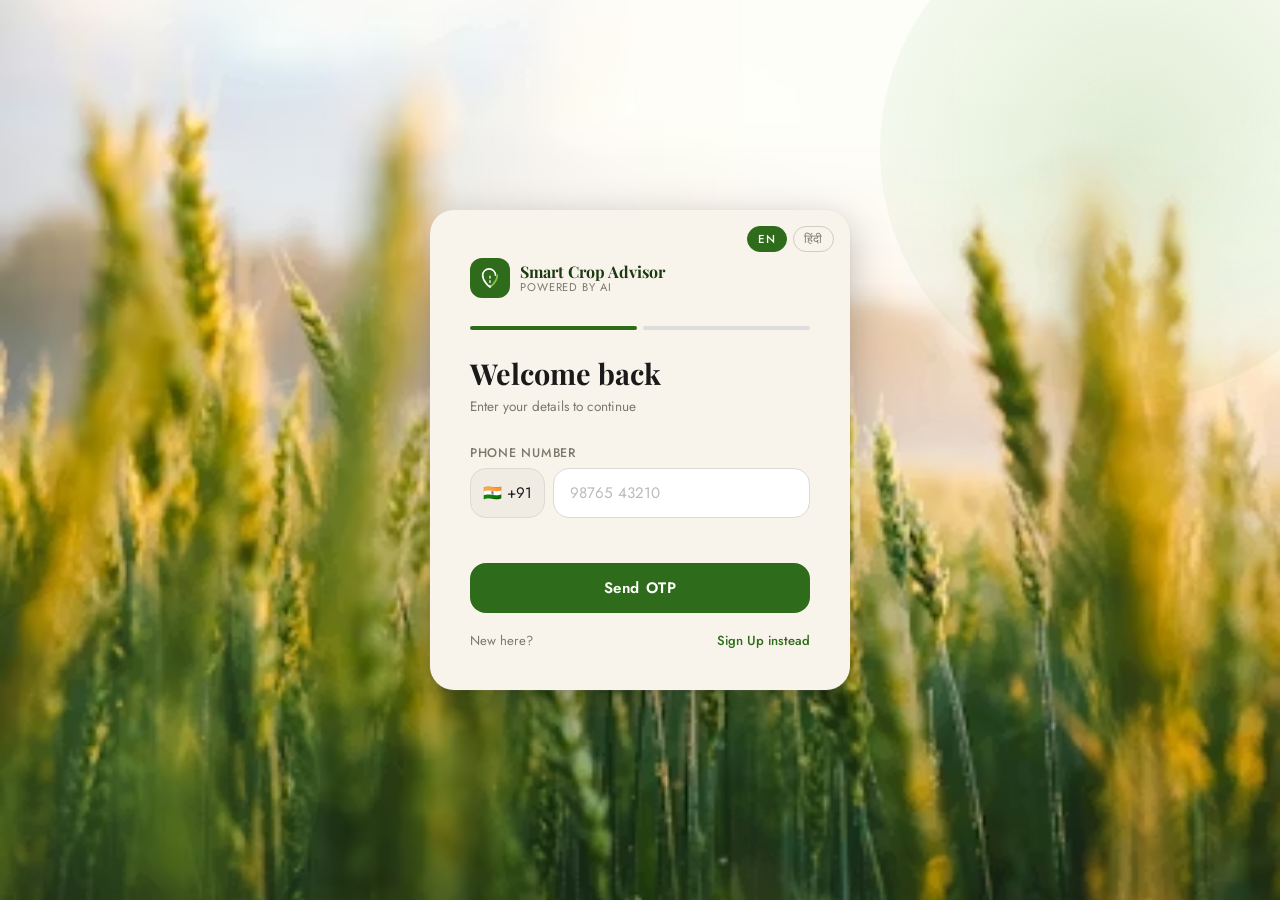
<file: index.html>
<!DOCTYPE html>
<html lang="en">
<head>
  <meta charset="UTF-8">
  <meta name="viewport" content="width=device-width, initial-scale=1.0">
  <title>Smart Crop Advisor | फसल सलाहकार</title>

  <link href="https://fonts.googleapis.com/css2?family=Tiro+Devanagari+Hindi:ital@0;1&family=Playfair+Display:wght@700;900&family=DM+Sans:wght@300;400;500;600&display=swap" rel="stylesheet">
  <link rel="stylesheet" href="style.css">

  <script>
    if (localStorage.getItem("isLoggedIn") !== "true") {
      window.location.href = "login.html";
    }
  </script>
</head>
<body>

  <header>
    <div class="header-inner">
      <div class="brand">
        <div class="brand-icon">🌾</div>
        <div class="brand-text">
          <h1 id="app-title">Smart Crop Advisor</h1>
          <div class="sub" id="app-sub">AI-Powered Farming Intelligence</div>
        </div>
      </div>

      <div class="lang-toggle">
        <button type="button" class="lang-btn active" onclick="setLang('en')">English</button>
        <button type="button" class="lang-btn" onclick="setLang('hi')">हिंदी</button>
      </div>

      <button type="button" id="logoutBtn" class="logout-btn">Logout</button>
    </div>
  </header>

  <div class="hero-strip" id="hero-strip">
    🌱 Enter your field details below and get personalized crop recommendations
  </div>

  <main class="main">
    <div class="section-label" id="form-label">RECOMMENDATION ENGINE</div>
    <h2 class="section-title" id="form-title">Tell us about your field</h2>
    <p class="section-desc" id="form-desc">
      Fill in your soil conditions, local weather, and preferences to receive data-driven crop suggestions tailored to your land.
    </p>

    <div class="form-grid">

      <!-- SOIL CARD -->
      <div class="form-card">
        <div class="form-card-title">
          <div class="form-card-icon icon-soil">🪨</div>
          <span id="soil-title">Soil Parameters</span>
        </div>

        <div class="field-group">
          <label id="lbl-area">Field Area</label>
          <div class="unit-wrap">
            <input type="number" id="field-area" placeholder="e.g. 2.5" min="0.1" step="0.1">
            <span class="unit-tag" id="unit-area">acres</span>
          </div>
        </div>

        <div class="field-group">
          <label id="lbl-soil-type">Soil Type</label>
          <select id="soil-type">
            <option value="" id="opt-select">-- Select --</option>
            <option value="alluvial">Alluvial</option>
            <option value="black">Black (Regur)</option>
            <option value="red">Red Laterite</option>
            <option value="sandy">Sandy</option>
            <option value="clayey">Clayey</option>
            <option value="loamy">Loamy</option>
          </select>
        </div>

        <div class="field-group">
          <label id="lbl-ph">Soil pH</label>
          <div class="unit-wrap">
            <input type="number" id="soil-ph" placeholder="e.g. 6.5" min="4" max="9" step="0.1">
            <span class="unit-tag">pH</span>
          </div>
        </div>

        <div class="field-group">
          <label id="lbl-nitrogen">Nitrogen (N)</label>
          <div class="unit-wrap">
            <input type="number" id="nitrogen" placeholder="e.g. 140" min="0">
            <span class="unit-tag">kg/ha</span>
          </div>
        </div>

        <div class="field-group">
          <label id="lbl-phosphorus">Phosphorus (P)</label>
          <div class="unit-wrap">
            <input type="number" id="phosphorus" placeholder="e.g. 60" min="0">
            <span class="unit-tag">kg/ha</span>
          </div>
        </div>

        <div class="field-group">
          <label id="lbl-potassium">Potassium (K)</label>
          <div class="unit-wrap">
            <input type="number" id="potassium" placeholder="e.g. 80" min="0">
            <span class="unit-tag">kg/ha</span>
          </div>
        </div>
      </div>

      <!-- WEATHER CARD -->
      <div class="form-card">
        <div class="form-card-title">
          <div class="form-card-icon icon-weather">🌤️</div>
          <span id="weather-title">Weather Conditions</span>
        </div>

        <div class="field-group">
          <label id="lbl-state">State / Region</label>
          <select id="state">
            <option value="">-- Select State --</option>
            <option value="punjab">Punjab</option>
            <option value="haryana">Haryana</option>
            <option value="up">Uttar Pradesh</option>
            <option value="mp">Madhya Pradesh</option>
            <option value="maharashtra">Maharashtra</option>
            <option value="gujarat">Gujarat</option>
            <option value="rajasthan">Rajasthan</option>
            <option value="wb">West Bengal</option>
            <option value="ap">Andhra Pradesh</option>
            <option value="karnataka">Karnataka</option>
            <option value="tn">Tamil Nadu</option>
            <option value="bihar">Bihar</option>
            <option value="other">Other</option>
          </select>
        </div>

        <div class="field-group">
          <label id="lbl-season">Current Season</label>
          <select id="season">
            <option value="">-- Select Season --</option>
            <option value="kharif">Kharif (Jun–Oct)</option>
            <option value="rabi">Rabi (Nov–Apr)</option>
            <option value="zaid">Zaid (Apr–Jun)</option>
          </select>
        </div>

        <div class="field-group">
          <label id="lbl-temp">Average Temperature</label>
          <div class="unit-wrap">
            <input type="number" id="temperature" placeholder="e.g. 28" min="-5" max="50">
            <span class="unit-tag">°C</span>
          </div>
        </div>

        <div class="field-group">
          <label id="lbl-rainfall">Annual Rainfall</label>
          <div class="unit-wrap">
            <input type="number" id="rainfall" placeholder="e.g. 850" min="0">
            <span class="unit-tag">mm</span>
          </div>
        </div>

        <div class="field-group">
          <label id="lbl-humidity">Humidity</label>
          <div class="unit-wrap">
            <input type="number" id="humidity" placeholder="e.g. 65" min="0" max="100">
            <span class="unit-tag">%</span>
          </div>
        </div>

        <div class="field-group">
          <label id="lbl-irrigation">Irrigation Available</label>
          <select id="irrigation">
            <option value="">-- Select --</option>
            <option value="canal">Canal</option>
            <option value="borewell">Borewell / Tubewell</option>
            <option value="rainfed">Rain-fed Only</option>
            <option value="drip">Drip / Sprinkler</option>
            <option value="pond">Pond / Tank</option>
          </select>
        </div>
      </div>

      <!-- FARMER PREF CARD -->
      <div class="form-card">
        <div class="form-card-title">
          <div class="form-card-icon icon-crop">🌿</div>
          <span id="pref-title">Farmer Preferences</span>
        </div>

        <div class="field-group">
          <label id="lbl-budget">Budget per Acre</label>
          <div class="unit-wrap">
            <input type="number" id="budget" placeholder="e.g. 15000" min="0">
            <span class="unit-tag">₹</span>
          </div>
        </div>

        <div class="field-group">
          <label id="lbl-market">Nearest Market</label>
          <select id="market">
            <option value="">-- Select --</option>
            <option value="local">Local Mandi (&lt;20 km)</option>
            <option value="district">District Market (20–80 km)</option>
            <option value="metro">Metro / Export (80+ km)</option>
          </select>
        </div>

        <div class="field-group">
          <label id="lbl-prev-crop">Previous Crop Grown</label>
          <select id="prev-crop">
            <option value="">-- None / First Time --</option>
            <option value="wheat">Wheat</option>
            <option value="rice">Rice / Paddy</option>
            <option value="cotton">Cotton</option>
            <option value="maize">Maize</option>
            <option value="sugarcane">Sugarcane</option>
            <option value="soybean">Soybean</option>
            <option value="pulses">Pulses</option>
            <option value="vegetables">Vegetables</option>
          </select>
        </div>

        <div class="field-group">
          <label id="lbl-goal">Primary Goal</label>
          <select id="goal">
            <option value="">-- Select --</option>
            <option value="income">Maximum Income</option>
            <option value="food">Family Food Security</option>
            <option value="soil">Soil Health / Rotation</option>
            <option value="export">Export Quality</option>
          </select>
        </div>

        <div class="field-group">
          <label id="lbl-exp">Farming Experience</label>
          <select id="experience">
            <option value="">-- Select --</option>
            <option value="beginner">Beginner (0–3 yrs)</option>
            <option value="moderate">Moderate (3–10 yrs)</option>
            <option value="expert">Expert (10+ yrs)</option>
          </select>
        </div>
      </div>

    </div>

    <div class="submit-row">
      <button type="button" class="btn-submit" id="submit-btn" onclick="analyzeAndRecommend()">
        <div class="spinner"></div>
        <span class="btn-text" id="btn-label">🌾 Get Crop Recommendations</span>
      </button>
    </div>

    <div id="result-section">
      <div class="result-header">
        <div>
          <div class="section-label" id="res-label">RECOMMENDATION RESULTS</div>
          <h2 class="section-title" id="res-title">Best Crops For Your Field</h2>
        </div>
        <div class="result-badge" id="res-badge">AI Analyzed</div>
      </div>

      <div class="crops-grid" id="crops-grid"></div>

      <div class="advisory-card" id="advisory-card">
        <div class="advisory-block">
          <h4 id="adv-title1">Field Advisory</h4>
          <p id="adv-text1"></p>
        </div>

        <div class="advisory-block">
          <h4 id="adv-title2">Recommended Practices</h4>
          <ul class="advisory-list" id="adv-list2"></ul>
        </div>
      </div>
    </div>
  </main>

  <footer>
    <p>🌾 Smart Crop Advisor &nbsp;|&nbsp; <span>Empowering Farmers with Data</span> &nbsp;|&nbsp; किसान सशक्तिकरण</p>
  </footer>

  <script src="script.js"></script>

  <script>
    const logoutBtn = document.getElementById("logoutBtn");

    if (logoutBtn) {
      logoutBtn.addEventListener("click", function () {
        localStorage.removeItem("isLoggedIn");
        localStorage.removeItem("userPhone");
        localStorage.removeItem("userName");
        window.location.href = "login.html";
      });
    }
  </script>

</body>
</html>
</file>
<file: style.css>
:root {
    --earth: #2D4A1E;
    --leaf: #4A7C2F;
    --sprout: #7BB34A;
    --sun: #E8A020;
    --harvest: #C85A1A;
    --soil: #8B5E3C;
    --cream: #F5EFE0;
    --sky: #D4EAF7;
    --white: #FDFAF4;
    --dark: #1A2E0D;
    --mist: #EDF5E1;
  }

  * { margin: 0; padding: 0; box-sizing: border-box; }

  body {
    font-family: 'DM Sans', sans-serif;
    background: var(--white);
    color: var(--dark);
    min-height: 100vh;
    overflow-x: hidden;
  }

  /* HEADER */
  header {
    background: linear-gradient(135deg, var(--earth) 0%, var(--leaf) 60%, var(--sprout) 100%);
    padding: 0;
    position: relative;
    overflow: hidden;
  }

  header::before {
    content: '';
    position: absolute;
    inset: 0;
    background: url("data:image/svg+xml,%3Csvg width='80' height='80' viewBox='0 0 80 80' xmlns='http://www.w3.org/2000/svg'%3E%3Cg fill='none' fill-rule='evenodd'%3E%3Cg fill='%23ffffff' fill-opacity='0.04'%3E%3Cpath d='M40 0C17.9 0 0 17.9 0 40s17.9 40 40 40 40-17.9 40-40S62.1 0 40 0zm0 70C23.4 70 10 56.6 10 40S23.4 10 40 10s30 13.4 30 30-13.4 30-30 30z'/%3E%3C/g%3E%3C/g%3E%3C/svg%3E") repeat;
    pointer-events: none;
  }

  .header-inner {
    max-width: 1100px;
    margin: 0 auto;
    padding: 32px 24px 28px;
    display: flex;
    justify-content: space-between;
    align-items: center;
    flex-wrap: wrap;
    gap: 16px;
  }

  .brand {
    display: flex;
    align-items: center;
    gap: 16px;
  }

  .brand-icon {
    width: 58px; height: 58px;
    background: rgba(255,255,255,0.15);
    border: 2px solid rgba(255,255,255,0.3);
    border-radius: 16px;
    display: flex; align-items: center; justify-content: center;
    font-size: 28px;
    backdrop-filter: blur(8px);
  }

  .brand-text h1 {
    font-family: 'Playfair Display', serif;
    color: #fff;
    font-size: 1.7rem;
    line-height: 1.1;
    font-weight: 900;
  }

  .brand-text .sub {
    color: rgba(255,255,255,0.75);
    font-size: 0.85rem;
    margin-top: 3px;
    font-weight: 300;
    letter-spacing: 0.5px;
  }

  .lang-toggle {
    display: flex;
    background: rgba(255,255,255,0.12);
    border-radius: 30px;
    padding: 4px;
    gap: 2px;
    border: 1px solid rgba(255,255,255,0.2);
  }

  .lang-btn {
    padding: 8px 20px;
    border-radius: 24px;
    border: none;
    cursor: pointer;
    font-weight: 600;
    font-size: 0.85rem;
    transition: all 0.25s;
    background: transparent;
    color: rgba(255,255,255,0.75);
  }

  .lang-btn.active {
    background: #fff;
    color: var(--earth);
    box-shadow: 0 2px 10px rgba(0,0,0,0.15);
  }
 .logout-btn {
  background-color: #f80808;
  color: white;
  border: none;
  padding: 8px 16px;
  border-radius: 20px;
  cursor: pointer;
  margin-left: 10px;
}

.logout-btn:hover {
  background-color: #e63946;
}
  /* HERO STRIP */
  .hero-strip {
    background: var(--sun);
    padding: 14px 24px;
    text-align: center;
    font-weight: 600;
    color: var(--earth);
    font-size: 0.9rem;
    letter-spacing: 0.3px;
  }

  /* MAIN LAYOUT */
  .main {
    max-width: 1100px;
    margin: 0 auto;
    padding: 48px 24px 80px;
  }

  .section-label {
    font-size: 0.72rem;
    font-weight: 600;
    letter-spacing: 2.5px;
    text-transform: uppercase;
    color: var(--leaf);
    margin-bottom: 8px;
  }

  .section-title {
    font-family: 'Playfair Display', serif;
    font-size: 2rem;
    color: var(--earth);
    font-weight: 700;
    margin-bottom: 6px;
  }

  .section-desc {
    color: #6B7C5E;
    font-size: 0.95rem;
    margin-bottom: 36px;
    max-width: 520px;
    line-height: 1.6;
  }

  /* FORM GRID */
  .form-grid {
    display: grid;
    grid-template-columns: 1fr 1fr 1fr;
    gap: 20px;
    margin-bottom: 24px;
  }

  @media(max-width: 768px) {
    .form-grid { grid-template-columns: 1fr 1fr; }
    .form-grid .full { grid-column: span 2; }
  }
  @media(max-width: 480px) {
    .form-grid { grid-template-columns: 1fr; }
    .form-grid .full { grid-column: span 1; }
    .brand-text h1 { font-size: 1.3rem; }
  }

  .form-card {
    background: #fff;
    border: 1.5px solid #E2EDD5;
    border-radius: 18px;
    padding: 28px 24px;
    box-shadow: 0 4px 24px rgba(74,124,47,0.06);
  }

  .form-card-title {
    display: flex;
    align-items: center;
    gap: 10px;
    font-weight: 600;
    font-size: 1rem;
    color: var(--earth);
    margin-bottom: 20px;
    padding-bottom: 14px;
    border-bottom: 1.5px dashed #D8E8C5;
  }

  .form-card-icon {
    width: 36px; height: 36px;
    border-radius: 10px;
    display: flex; align-items: center; justify-content: center;
    font-size: 18px;
  }

  .icon-soil { background: #F5E8D5; }
  .icon-weather { background: #D5EAF5; }
  .icon-crop { background: #E8F5D5; }

  .field-group { margin-bottom: 16px; }
  .field-group:last-child { margin-bottom: 0; }

  label {
    display: block;
    font-size: 0.8rem;
    font-weight: 600;
    color: #5A7040;
    margin-bottom: 6px;
    letter-spacing: 0.3px;
  }

  input, select {
    width: 100%;
    padding: 11px 14px;
    border: 1.5px solid #D8E8C5;
    border-radius: 10px;
    font-family: 'DM Sans', sans-serif;
    font-size: 0.9rem;
    color: var(--dark);
    background: var(--mist);
    transition: border-color 0.2s, box-shadow 0.2s;
    outline: none;
    appearance: none;
  }

  input:focus, select:focus {
    border-color: var(--sprout);
    box-shadow: 0 0 0 3px rgba(123,179,74,0.15);
    background: #fff;
  }

  input::placeholder { color: #AAB89A; }

  .unit-wrap { position: relative; }
  .unit-wrap input { padding-right: 44px; }
  .unit-tag {
    position: absolute;
    right: 12px;
    top: 50%;
    transform: translateY(-50%);
    font-size: 0.75rem;
    color: #8FAA70;
    font-weight: 600;
    pointer-events: none;
  }

  /* SUBMIT */
  .submit-row {
    display: flex;
    justify-content: center;
    margin-top: 10px;
  }

  .btn-submit {
    background: linear-gradient(135deg, var(--leaf), var(--earth));
    color: #fff;
    border: none;
    padding: 16px 52px;
    border-radius: 50px;
    font-family: 'DM Sans', sans-serif;
    font-size: 1.05rem;
    font-weight: 600;
    cursor: pointer;
    transition: transform 0.2s, box-shadow 0.2s;
    box-shadow: 0 6px 24px rgba(45,74,30,0.3);
    letter-spacing: 0.3px;
    display: flex;
    align-items: center;
    gap: 10px;
  }

  .btn-submit:hover {
    transform: translateY(-2px);
    box-shadow: 0 10px 32px rgba(45,74,30,0.4);
  }

  .btn-submit:active { transform: translateY(0); }

  .btn-submit .spinner {
    width: 18px; height: 18px;
    border: 2.5px solid rgba(255,255,255,0.4);
    border-top-color: #fff;
    border-radius: 50%;
    animation: spin 0.7s linear infinite;
    display: none;
  }

  .btn-submit.loading .spinner { display: block; }
  .btn-submit.loading .btn-text { opacity: 0.7; }

  @keyframes spin { to { transform: rotate(360deg); } }

  /* RESULT SECTION */
  #result-section {
    margin-top: 52px;
    display: none;
    animation: fadeUp 0.5s ease both;
  }

  @keyframes fadeUp {
    from { opacity: 0; transform: translateY(24px); }
    to   { opacity: 1; transform: translateY(0); }
  }

  .result-header {
    display: flex;
    align-items: center;
    gap: 14px;
    margin-bottom: 28px;
  }

  .result-badge {
    background: var(--sun);
    color: var(--earth);
    font-weight: 700;
    font-size: 0.75rem;
    letter-spacing: 1.5px;
    text-transform: uppercase;
    padding: 5px 14px;
    border-radius: 20px;
  }

  .crops-grid {
    display: grid;
    grid-template-columns: repeat(3, 1fr);
    gap: 20px;
    margin-bottom: 32px;
  }

  @media(max-width: 700px) { .crops-grid { grid-template-columns: 1fr 1fr; } }
  @media(max-width: 440px) { .crops-grid { grid-template-columns: 1fr; } }

  .crop-card {
    background: #fff;
    border-radius: 20px;
    overflow: hidden;
    box-shadow: 0 4px 20px rgba(74,124,47,0.08);
    border: 1.5px solid #E2EDD5;
    transition: transform 0.2s, box-shadow 0.2s;
    cursor: default;
  }

  .crop-card:hover {
    transform: translateY(-4px);
    box-shadow: 0 12px 36px rgba(74,124,47,0.16);
  }

  .crop-card.top-pick {
    border-color: var(--sun);
    box-shadow: 0 4px 24px rgba(232,160,32,0.2);
  }

  .crop-top {
    padding: 24px 20px 16px;
    text-align: center;
    background: var(--mist);
    position: relative;
  }

  .top-pick .crop-top { background: linear-gradient(135deg, #FFF8E8, #FFF0CC); }

  .crop-emoji { font-size: 48px; display: block; margin-bottom: 8px; }

  .crop-name {
    font-family: 'Playfair Display', serif;
    font-size: 1.2rem;
    font-weight: 700;
    color: var(--earth);
  }

  .crop-name-hi {
    font-family: 'Tiro Devanagari Hindi', serif;
    font-size: 0.95rem;
    color: var(--leaf);
    margin-top: 2px;
  }

  .top-badge {
    position: absolute;
    top: 12px; right: 12px;
    background: var(--sun);
    color: var(--earth);
    font-size: 0.65rem;
    font-weight: 700;
    letter-spacing: 1px;
    text-transform: uppercase;
    padding: 3px 8px;
    border-radius: 10px;
  }

  .crop-body {
    padding: 16px 20px 20px;
  }

  .match-bar-wrap {
    display: flex;
    align-items: center;
    gap: 10px;
    margin-bottom: 14px;
  }

  .match-label { font-size: 0.75rem; font-weight: 600; color: #8FAA70; white-space: nowrap; }
  .match-pct { font-size: 0.85rem; font-weight: 700; color: var(--leaf); margin-left: auto; }

  .match-bar {
    flex: 1;
    height: 6px;
    background: #E2EDD5;
    border-radius: 4px;
    overflow: hidden;
  }

  .match-fill {
    height: 100%;
    border-radius: 4px;
    background: linear-gradient(90deg, var(--sprout), var(--leaf));
    transition: width 1s cubic-bezier(0.16,1,0.3,1);
  }

  .crop-tags { display: flex; flex-wrap: wrap; gap: 6px; }

  .tag {
    font-size: 0.72rem;
    padding: 4px 10px;
    border-radius: 20px;
    font-weight: 500;
  }

  .tag-season { background: #E8F5D5; color: var(--earth); }
  .tag-water  { background: #D5EAF5; color: #1A5E8A; }
  .tag-profit { background: #FFF0CC; color: #7A4A00; }

  /* ADVISORY CARD */
  .advisory-card {
    background: linear-gradient(135deg, var(--earth) 0%, #1E3810 100%);
    border-radius: 20px;
    padding: 32px;
    color: #fff;
    display: grid;
    grid-template-columns: 1fr 1fr;
    gap: 28px;
  }

  @media(max-width: 600px) { .advisory-card { grid-template-columns: 1fr; } }

  .advisory-block h4 {
    font-size: 0.72rem;
    font-weight: 600;
    letter-spacing: 2px;
    text-transform: uppercase;
    color: var(--sun);
    margin-bottom: 10px;
  }

  .advisory-block p {
    font-size: 0.9rem;
    line-height: 1.65;
    color: rgba(255,255,255,0.82);
  }

  .advisory-list {
    list-style: none;
    display: flex;
    flex-direction: column;
    gap: 7px;
  }

  .advisory-list li {
    font-size: 0.88rem;
    color: rgba(255,255,255,0.82);
    padding-left: 18px;
    position: relative;
    line-height: 1.5;
  }

  .advisory-list li::before {
    content: '✦';
    position: absolute;
    left: 0;
    color: var(--sun);
    font-size: 0.65rem;
    top: 3px;
  }

  /* FOOTER */
  footer {
    background: var(--dark);
    color: rgba(255,255,255,0.5);
    text-align: center;
    padding: 24px;
    font-size: 0.8rem;
  }

  footer span { color: var(--sun); }

  /* HINDI FONT */
  .hi { font-family: 'Tiro Devanagari Hindi', serif; }
</file>
<file: loginstyle.css>
*, *::before, *::after { box-sizing: border-box; margin: 0; padding: 0; }

  :root {
    --green-deep:   #1B3A10;
    --green-mid:    #2E6B1A;
    --green-light:  #5A9E35;
    --cream:        #F8F4EC;
    --text-dark:    #1a1a1a;
    --text-muted:   #7a7a6a;
    --error:        #C0392B;
    --success:      #27AE60;
    --radius:       16px;
    --transition:   0.25s cubic-bezier(0.4,0,0.2,1);
  }

  body {
    font-family: 'Jost', sans-serif;
    background: var(--green-deep);
    min-height: 100vh;
    display: flex;
    align-items: center;
    justify-content: center;
    padding: 20px;
    position: relative;
    overflow: hidden;
  }
body {
  margin: 0;
  font-family: 'Jost', sans-serif;

  
    background: url("./background.png") no-repeat center center/cover;
  background-size: cover;
  background-position: center;
  background-repeat: no-repeat;

  display: flex;
  justify-content: center;
  align-items: center;
  height: 100vh;
}
.card {
  background: rgba(255, 255, 255, 0.75);
  backdrop-filter: blur(10px);
}
  /* Organic background blobs */
  body::before, body::after {
    content: '';
    position: fixed;
    border-radius: 50%;
    opacity: 0.18;
    pointer-events: none;
    animation: drift 12s ease-in-out infinite alternate;
  }
  body::before {
    width: 500px; height: 500px;
    background: radial-gradient(circle, var(--green-light), transparent);
    top: -100px; right: -100px;
  }
  body::after {
    width: 400px; height: 400px;
    background: radial-gradient(circle, #8BC34A, transparent);
    bottom: -80px; left: -80px;
    animation-delay: -6s;
  }
  @keyframes drift {
    from { transform: translate(0,0) scale(1); }
    to   { transform: translate(30px,20px) scale(1.08); }
  }

  /* Card */
  .card {
    background: var(--cream);
    width: 100%;
    max-width: 420px;
    border-radius: 24px;
    padding: 48px 40px 40px;
    position: relative;
    box-shadow:
      0 2px 4px rgba(0,0,0,0.06),
      0 12px 40px rgba(0,0,0,0.25),
      0 0 0 1px rgba(255,255,255,0.08);
    animation: slideUp 0.5s cubic-bezier(0.16,1,0.3,1) both;
  }
  @keyframes slideUp {
    from { opacity:0; transform: translateY(28px); }
    to   { opacity:1; transform: translateY(0); }
  }

  /* Language toggle */
  .lang-bar {
    position: absolute;
    top: 16px; right: 16px;
    display: flex; gap: 6px;
  }
  .lang-bar button {
    font-family: 'Jost', sans-serif;
    font-size: 0.72rem;
    font-weight: 500;
    letter-spacing: 0.06em;
    padding: 4px 10px;
    border-radius: 30px;
    border: 1.5px solid #d0ccc0;
    background: transparent;
    color: var(--text-muted);
    cursor: pointer;
    transition: var(--transition);
  }
  .lang-bar button.active {
    background: var(--green-mid);
    border-color: var(--green-mid);
    color: #fff;
  }

  /* Logo area */
  .logo {
    display: flex;
    align-items: center;
    gap: 10px;
    margin-bottom: 28px;
  }
  .logo-icon {
    width: 40px; height: 40px;
    background: var(--green-mid);
    border-radius: 12px;
    display: flex; align-items: center; justify-content: center;
    flex-shrink: 0;
  }
  .logo-icon svg { display: block; }
  .logo-text {
    font-family: 'Playfair Display', serif;
    font-size: 1rem;
    font-weight: 700;
    color: var(--green-deep);
    line-height: 1.2;
  }
  .logo-text span {
    display: block;
    font-family: 'Jost', sans-serif;
    font-size: 0.7rem;
    font-weight: 400;
    color: var(--text-muted);
    letter-spacing: 0.08em;
    text-transform: uppercase;
  }

  /* Heading */
  .form-title {
    font-family: 'Playfair Display', serif;
    font-size: 1.8rem;
    color: var(--text-dark);
    margin-bottom: 4px;
  }
  .form-subtitle {
    font-size: 0.85rem;
    color: var(--text-muted);
    margin-bottom: 28px;
  }

  /* Step indicator */
  .steps {
    display: flex;
    gap: 6px;
    margin-bottom: 24px;
  }
  .step-dot {
    height: 4px;
    border-radius: 2px;
    background: #ddd;
    flex: 1;
    transition: background var(--transition);
  }
  .step-dot.active { background: var(--green-mid); }

  /* Form fields */
  .field {
    margin-bottom: 16px;
    position: relative;
  }
  label {
    display: block;
    font-size: 0.78rem;
    font-weight: 500;
    color: var(--text-muted);
    letter-spacing: 0.06em;
    text-transform: uppercase;
    margin-bottom: 6px;
  }
  input[type="text"],
  input[type="tel"],
  input[type="password"] {
    width: 100%;
    padding: 13px 16px;
    border: 1.5px solid #dddad3;
    border-radius: var(--radius);
    background: #fff;
    font-family: 'Jost', sans-serif;
    font-size: 0.95rem;
    color: var(--text-dark);
    transition: border-color var(--transition), box-shadow var(--transition);
    outline: none;
    webkit-appearance: none;
  }
  input::placeholder { color: #bbb; }
  input:focus {
    border-color: var(--green-mid);
    box-shadow: 0 0 0 3px rgba(46,107,26,0.12);
  }
  input.error { border-color: var(--error); }

  /* Phone prefix */
  .phone-wrap {
    display: flex;
    gap: 8px;
  }
  .phone-prefix {
    padding: 13px 12px;
    background: #f0ece4;
    border: 1.5px solid #dddad3;
    border-radius: var(--radius);
    font-family: 'Jost', sans-serif;
    font-size: 0.95rem;
    color: var(--text-dark);
    white-space: nowrap;
    flex-shrink: 0;
  }
  .phone-wrap input { flex: 1; }

  /* OTP inputs */
  .otp-group {
    display: flex;
    gap: 10px;
    justify-content: center;
    margin: 4px 0;
  }
  .otp-group input {
    width: 56px;
    text-align: center;
    font-size: 1.4rem;
    font-weight: 600;
    padding: 12px 0;
    letter-spacing: 0;
  }

  /* Error / hint text */
  .field-msg {
    font-size: 0.78rem;
    margin-top: 5px;
    min-height: 16px;
    transition: opacity 0.2s;
  }
  .field-msg.err { color: var(--error); }
  .field-msg.hint { color: var(--text-muted); }

  /* CTA button */
  .btn-primary {
    width: 100%;
    padding: 14px;
    background: var(--green-mid);
    color: #fff;
    border: none;
    border-radius: var(--radius);
    font-family: 'Jost', sans-serif;
    font-size: 0.95rem;
    font-weight: 600;
    letter-spacing: 0.04em;
    cursor: pointer;
    transition: background var(--transition), transform var(--transition), box-shadow var(--transition);
    margin-top: 8px;
    position: relative;
    overflow: hidden;
  }
  .btn-primary:hover   { background: var(--green-deep); box-shadow: 0 4px 16px rgba(27,58,16,0.28); }
  .btn-primary:active  { transform: scale(0.98); }
  .btn-primary:disabled { opacity: 0.6; cursor: not-allowed; }

  /* Spinner inside button */
  .btn-primary .spinner {
    display: none;
    width: 18px; height: 18px;
    border: 2px solid rgba(255,255,255,0.4);
    border-top-color: #fff;
    border-radius: 50%;
    animation: spin 0.7s linear infinite;
    margin: 0 auto;
  }
  .btn-primary.loading .btn-label { display: none; }
  .btn-primary.loading .spinner   { display: block; }
  @keyframes spin { to { transform: rotate(360deg); } }

  /* Resend + switch */
  .aux-row {
    display: flex;
    justify-content: space-between;
    align-items: center;
    margin-top: 18px;
    font-size: 0.82rem;
  }
  .aux-row a {
    color: var(--green-mid);
    cursor: pointer;
    font-weight: 500;
    text-decoration: none;
    transition: color var(--transition);
  }
  .aux-row a:hover { color: var(--green-deep); text-decoration: underline; }
  .aux-row .muted { color: var(--text-muted); }

  /* Toast */
  #toast {
    position: fixed;
    bottom: 28px; left: 50%;
    transform: translateX(-50%) translateY(80px);
    background: var(--green-deep);
    color: #fff;
    padding: 12px 24px;
    border-radius: 40px;
    font-size: 0.88rem;
    font-weight: 500;
    white-space: nowrap;
    box-shadow: 0 4px 24px rgba(0,0,0,0.3);
    transition: transform 0.35s cubic-bezier(0.16,1,0.3,1), opacity 0.35s;
    opacity: 0;
    pointer-events: none;
    z-index: 999;
  }
  #toast.show { transform: translateX(-50%) translateY(0); opacity: 1; }
  #toast.success { background: var(--success); }
  #toast.error   { background: var(--error); }

  /* Reveal animation for sections */
  .section {
    animation: fadeIn 0.3s ease both;
  }
  @keyframes fadeIn { from { opacity:0; transform:translateY(8px); } to { opacity:1; transform:translateY(0); } }

  /* Responsive */
  @media (max-width: 480px) {
    .card { padding: 40px 24px 32px; }
    .otp-group input { width: 48px; }
  }
</file>
